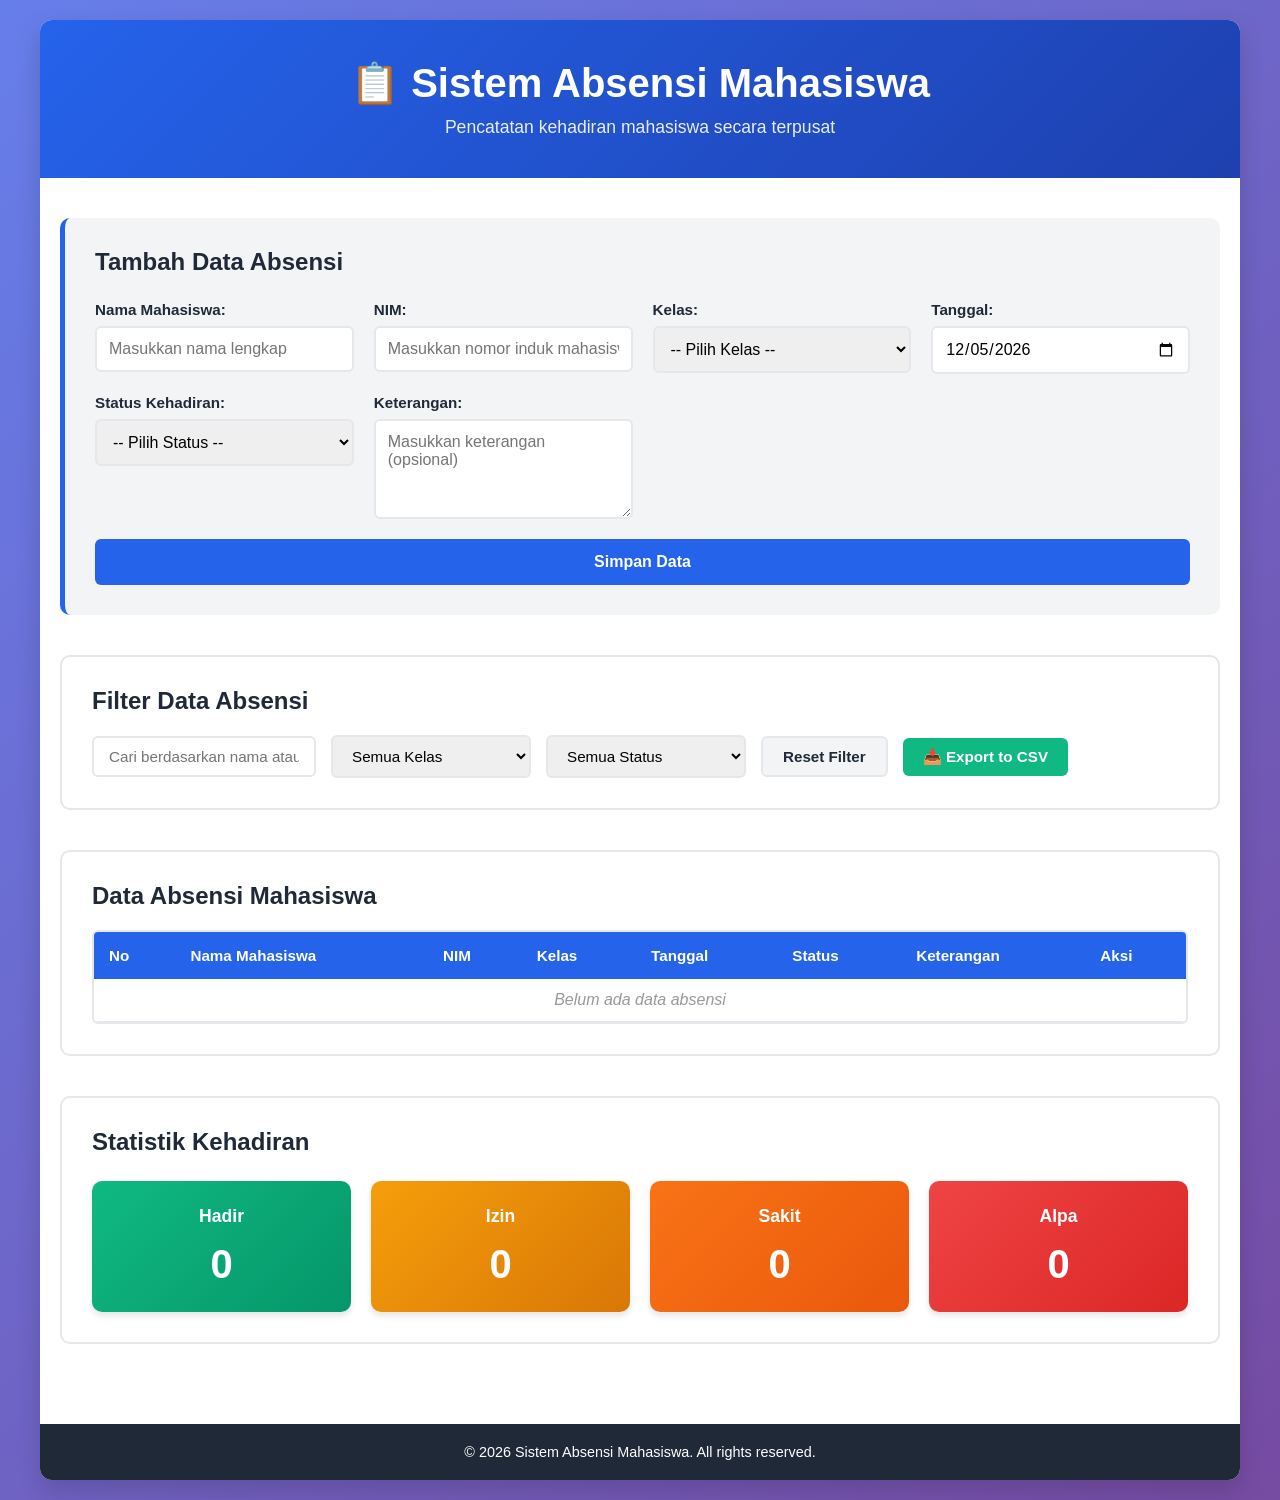
<file: absensi-app/index.html>
<!DOCTYPE html>
<html lang="id">
<head>
    <meta charset="UTF-8">
    <meta name="viewport" content="width=device-width, initial-scale=1.0">
    <title>Sistem Absensi Mahasiswa</title>
    <link rel="stylesheet" href="style.css">
</head>
<body>
    <div class="container">
        <header class="header">
            <h1>📋 Sistem Absensi Mahasiswa</h1>
            <p>Pencatatan kehadiran mahasiswa secara terpusat</p>
        </header>

        <main class="main-content">
            <!-- Form Input Absensi -->
            <section class="form-section">
                <h2>Tambah Data Absensi</h2>
                <form id="absensiForm" class="form-container">
                    <div class="form-group">
                        <label for="nama">Nama Mahasiswa:</label>
                        <input type="text" id="nama" required placeholder="Masukkan nama lengkap">
                    </div>

                    <div class="form-group">
                        <label for="nim">NIM:</label>
                        <input type="text" id="nim" required placeholder="Masukkan nomor induk mahasiswa">
                    </div>

                    <div class="form-group">
                        <label for="kelas">Kelas:</label>
                        <select id="kelas" required>
                            <option value="">-- Pilih Kelas --</option>
                            <option value="A">Kelas A</option>
                            <option value="B">Kelas B</option>
                            <option value="C">Kelas C</option>
                            <option value="D">Kelas D</option>
                        </select>
                    </div>

                    <div class="form-group">
                        <label for="tanggal">Tanggal:</label>
                        <input type="date" id="tanggal" required>
                    </div>

                    <div class="form-group">
                        <label for="status">Status Kehadiran:</label>
                        <select id="status" required>
                            <option value="">-- Pilih Status --</option>
                            <option value="Hadir">✓ Hadir</option>
                            <option value="Izin">⚠ Izin</option>
                            <option value="Sakit">🏥 Sakit</option>
                            <option value="Alpa">✗ Alpa</option>
                        </select>
                    </div>

                    <div class="form-group">
                        <label for="keterangan">Keterangan:</label>
                        <textarea id="keterangan" placeholder="Masukkan keterangan (opsional)"></textarea>
                    </div>

                    <button type="submit" class="btn-submit">Simpan Data</button>
                </form>
            </section>

            <!-- Filter dan Pencarian -->
            <section class="filter-section">
                <h2>Filter Data Absensi</h2>
                <div class="filter-container">
                    <input type="text" id="searchInput" placeholder="Cari berdasarkan nama atau NIM..." class="search-box">
                    <select id="filterKelas" class="filter-select">
                        <option value="">Semua Kelas</option>
                        <option value="A">Kelas A</option>
                        <option value="B">Kelas B</option>
                        <option value="C">Kelas C</option>
                        <option value="D">Kelas D</option>
                    </select>
                    <select id="filterStatus" class="filter-select">
                        <option value="">Semua Status</option>
                        <option value="Hadir">Hadir</option>
                        <option value="Izin">Izin</option>
                        <option value="Sakit">Sakit</option>
                        <option value="Alpa">Alpa</option>
                    </select>
                    <button id="btnReset" class="btn-reset">Reset Filter</button>
                    <button id="btnExport" class="btn-export">📥 Export to CSV</button>
                </div>
            </section>

            <!-- Tabel Data Absensi -->
            <section class="table-section">
                <h2>Data Absensi Mahasiswa</h2>
                <div class="table-wrapper">
                    <table id="absensiTable" class="absensi-table">
                        <thead>
                            <tr>
                                <th>No</th>
                                <th>Nama Mahasiswa</th>
                                <th>NIM</th>
                                <th>Kelas</th>
                                <th>Tanggal</th>
                                <th>Status</th>
                                <th>Keterangan</th>
                                <th>Aksi</th>
                            </tr>
                        </thead>
                        <tbody id="tableBody">
                            <tr class="empty-row">
                                <td colspan="8" class="text-center">Belum ada data absensi</td>
                            </tr>
                        </tbody>
                    </table>
                </div>
            </section>

            <!-- Statistik -->
            <section class="stats-section">
                <h2>Statistik Kehadiran</h2>
                <div class="stats-grid">
                    <div class="stat-card hadir">
                        <h3>Hadir</h3>
                        <p class="stat-number" id="statHadir">0</p>
                    </div>
                    <div class="stat-card izin">
                        <h3>Izin</h3>
                        <p class="stat-number" id="statIzin">0</p>
                    </div>
                    <div class="stat-card sakit">
                        <h3>Sakit</h3>
                        <p class="stat-number" id="statSakit">0</p>
                    </div>
                    <div class="stat-card alpa">
                        <h3>Alpa</h3>
                        <p class="stat-number" id="statAlpa">0</p>
                    </div>
                </div>
            </section>
        </main>

        <footer class="footer">
            <p>&copy; 2026 Sistem Absensi Mahasiswa. All rights reserved.</p>
        </footer>
    </div>

    <script src="script.js"></script>
</body>
</html>
</file>
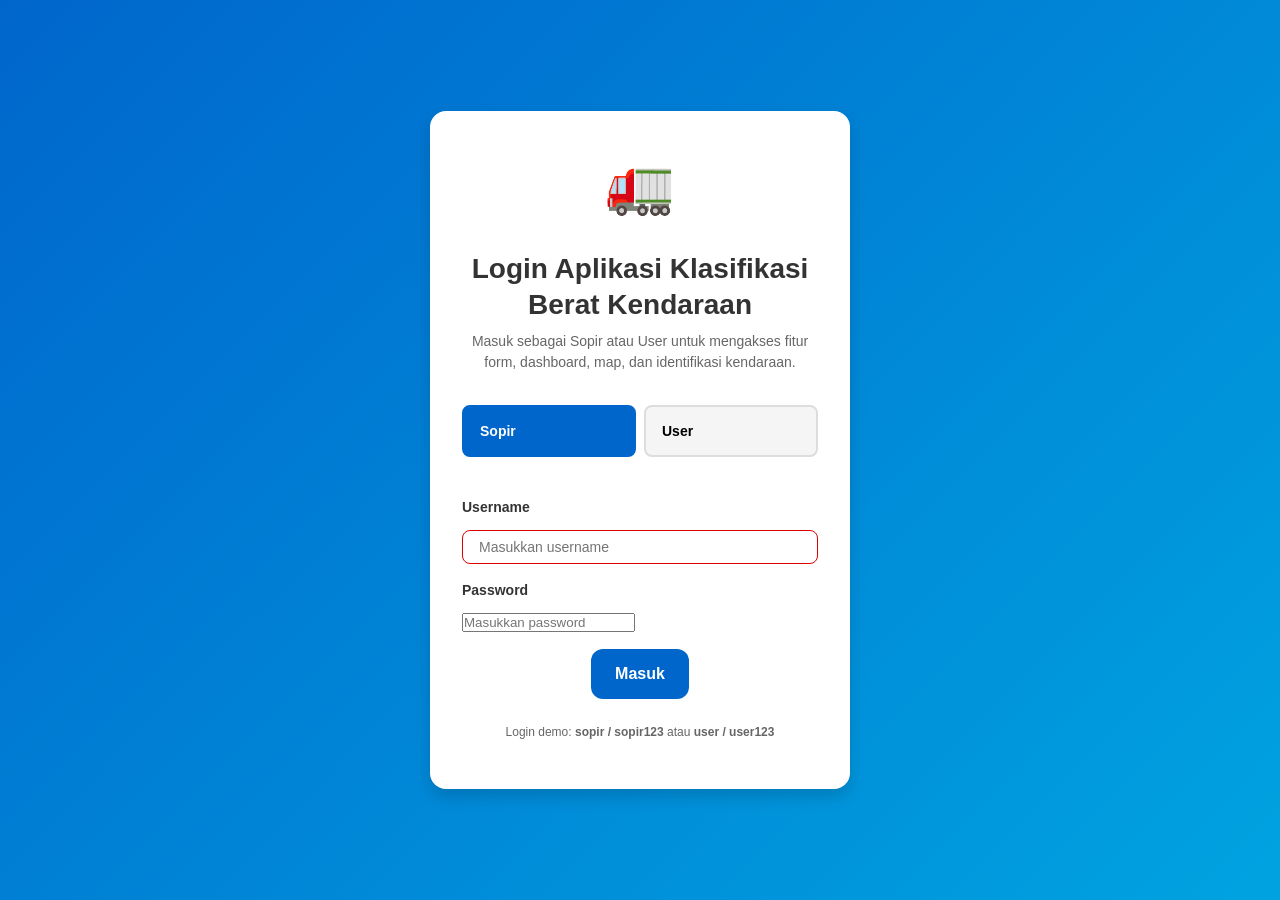
<file: manajemenkendaraan/index.html>
<!DOCTYPE html>
<html lang="id">
<head>
    <meta charset="UTF-8">
    <meta name="viewport" content="width=device-width, initial-scale=1.0">
    <title>Login - Aplikasi Klasifikasi Berat Kendaraan</title>
    <link rel="stylesheet" href="css/style.css">
</head>
<body data-page="login">
    <div class="container login-page">
        <div class="login-card">
            <div class="logo">🚛</div>
            <h1>Login Aplikasi Klasifikasi Berat Kendaraan</h1>
            <p class="subtitle">Masuk sebagai Sopir atau User untuk mengakses fitur form, dashboard, map, dan identifikasi kendaraan.</p>

            <div class="role-switcher">
                <button type="button" class="role-btn active" data-role="sopir">Sopir</button>
                <button type="button" class="role-btn" data-role="user">User</button>
            </div>

            <form id="loginForm" class="auth-form">
                <input type="hidden" id="userRole" name="role" value="sopir">

                <div class="form-group">
                    <label for="username">Username</label>
                    <input id="username" name="username" type="text" placeholder="Masukkan username" required>
                </div>

                <div class="form-group">
                    <label for="password">Password</label>
                    <input id="password" name="password" type="password" placeholder="Masukkan password" required>
                </div>

                <button type="submit" class="btn-primary btn-large">Masuk</button>
            </form>

            <div class="auth-help">
                <p>Login demo: <strong>sopir / sopir123</strong> atau <strong>user / user123</strong></p>
            </div>

            <div id="authMessage" class="auth-message"></div>
        </div>
    </div>

    <script src="js/app.js"></script>
    <script src="js/auth.js"></script>
</body>
</html>
</file>
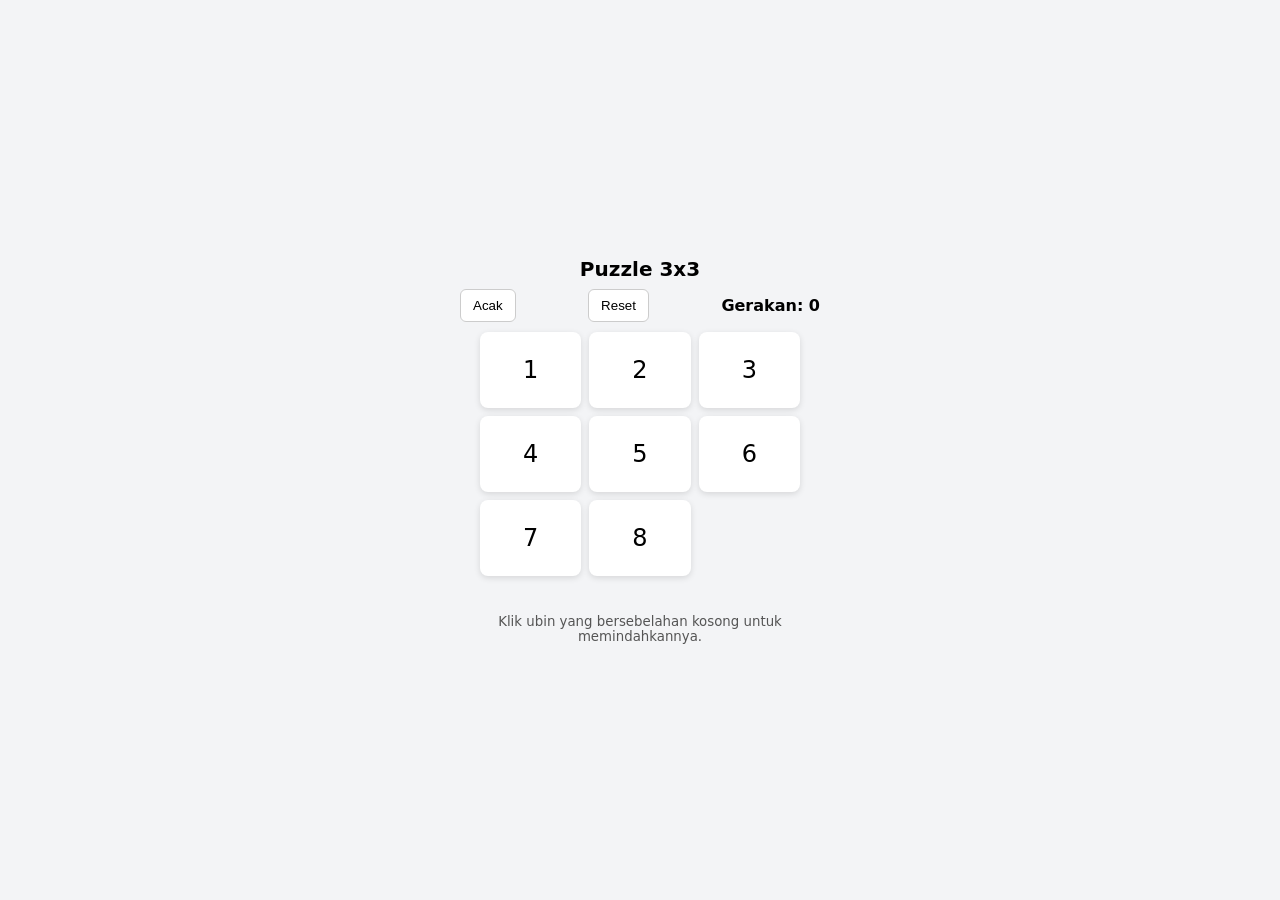
<file: puzzle-game/index.html>
<!doctype html>
<html lang="id">
<head>
  <meta charset="utf-8" />
  <meta name="viewport" content="width=device-width,initial-scale=1" />
  <title>Puzzle 3x3</title>
  <link rel="stylesheet" href="style.css" />
</head>
<body>
  <div class="app">
    <h1>Puzzle 3x3</h1>
    <div class="controls">
      <button id="shuffleBtn">Acak</button>
      <button id="solveBtn">Reset</button>
      <div id="moves">Gerakan: 0</div>
    </div>
    <div id="puzzle" class="puzzle" aria-label="puzzle grid"></div>
    <div id="message" class="message"></div>
    <small class="hint">Klik ubin yang bersebelahan kosong untuk memindahkannya.</small>
  </div>
  <script src="script.js"></script>
</body>
</html>
</file>
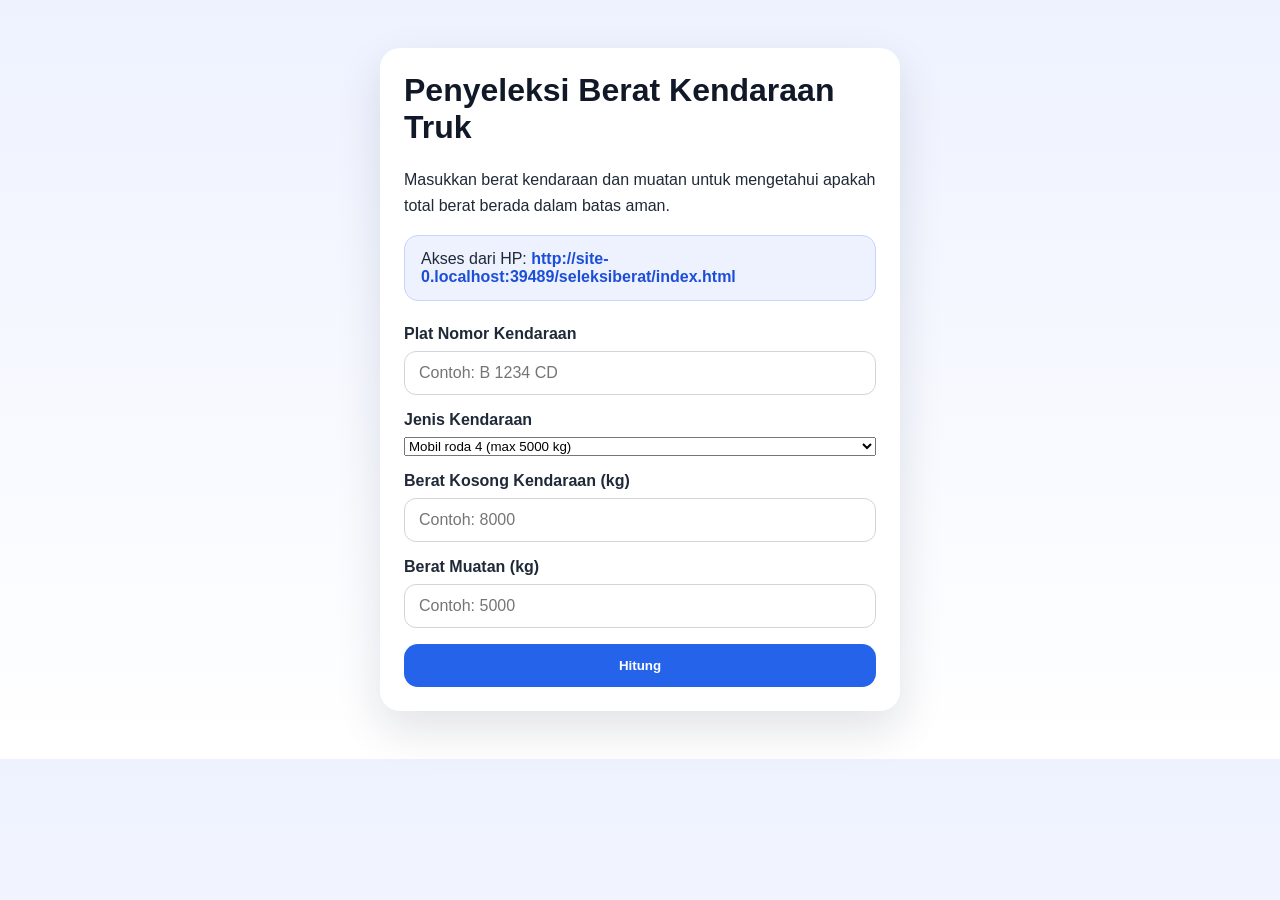
<file: seleksiberat/index.html>
<!DOCTYPE html>
<html lang="id">
<head>
  <meta charset="UTF-8">
  <meta name="viewport" content="width=device-width, initial-scale=1.0">
  <title>Penyeleksi Berat Kendaraan Truk</title>
  <link rel="stylesheet" href="style.css">
</head>
<body>
  <main class="container">
    <h1>Penyeleksi Berat Kendaraan Truk</h1>
    <p>Masukkan berat kendaraan dan muatan untuk mengetahui apakah total berat berada dalam batas aman.</p>

    <div class="mobile-access">
      Akses dari HP: <a id="mobileLink" href="#">jalankan server lokal dan buka di HP</a>
    </div>

    <form id="truck-form">
      <label>
        Plat Nomor Kendaraan
        <input id="licensePlate" type="text" placeholder="Contoh: B 1234 CD" required>
      </label>

      <label>
        Jenis Kendaraan
        <select id="vehicleType" required>
          <option value="car">Mobil roda 4 (max 5000 kg)</option>
          <option value="truck6">Truk roda 6 (max 10000 kg)</option>
          <option value="truckMore">Truk lebih dari 6 roda (max 14000 kg)</option>
        </select>
      </label>

      <label>
        Berat Kosong Kendaraan (kg)
        <input id="emptyWeight" type="number" min="0" step="100" placeholder="Contoh: 8000" required>
      </label>

      <label>
        Berat Muatan (kg)
        <input id="cargoWeight" type="number" min="0" step="100" placeholder="Contoh: 5000" required>
      </label>

      <button type="submit">Hitung</button>
    </form>

    <section class="result" id="result" hidden>
      <h2>Hasil Penilaian</h2>
      <p id="message"></p>
      <ul>
        <li>Plat nomor: <span id="displayPlate"></span></li>
        <li>Jenis kendaraan: <span id="displayType"></span></li>
        <li>Berat kosong: <span id="displayEmpty"></span> kg</li>
        <li>Berat muatan: <span id="displayCargo"></span> kg</li>
        <li>Total berat: <span id="displayTotal"></span> kg</li>
        <li>Batas aman: <span id="displayLimit"></span> kg</li>
      </ul>
    </section>
  </main>

  <script src="script.js"></script>
</body>
</html>
</file>
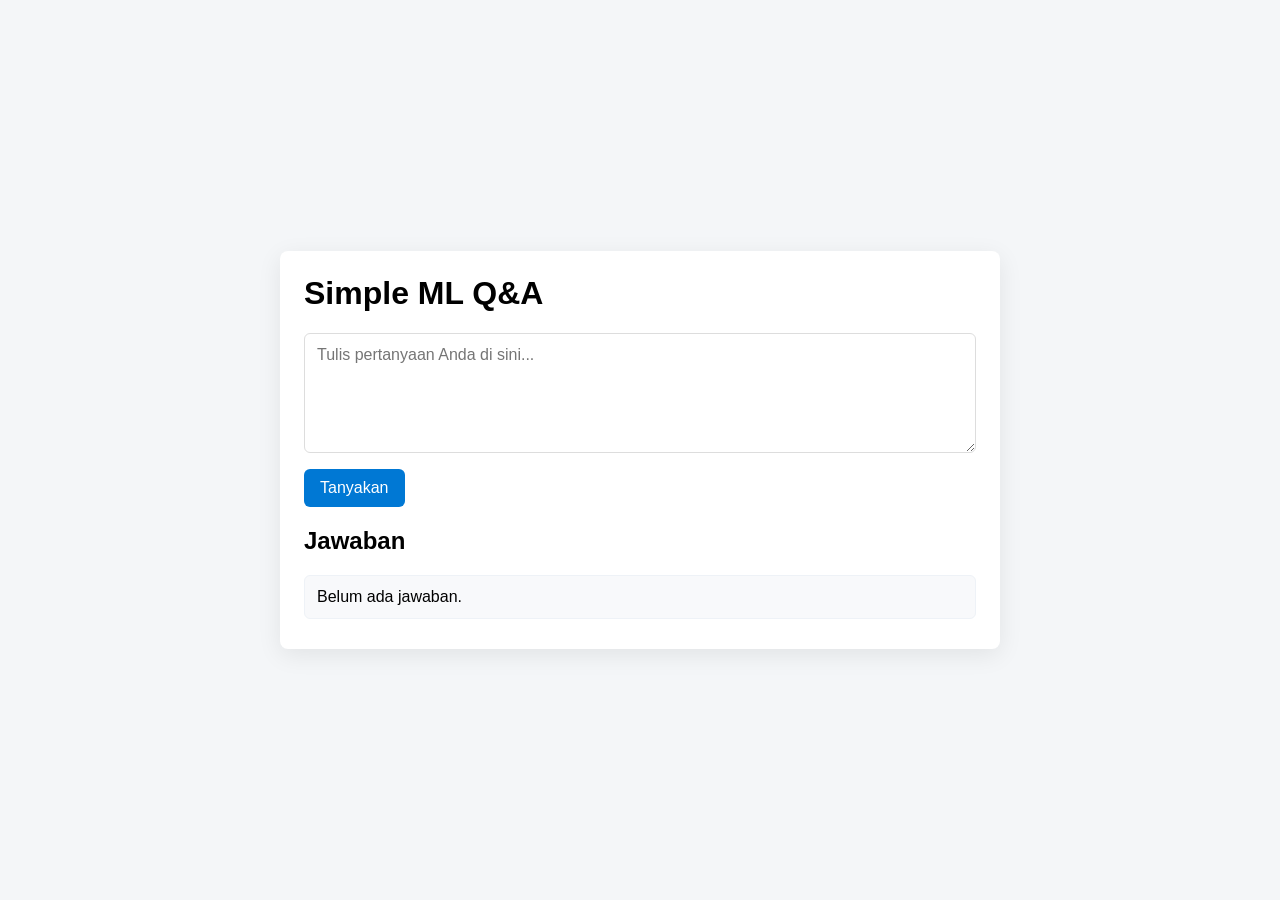
<file: simple-ml-qa/web/index.html>
<!doctype html>
<html lang="id">
<head>
  <meta charset="utf-8">
  <meta name="viewport" content="width=device-width,initial-scale=1">
  <title>Simple ML Q&A</title>
  <link rel="stylesheet" href="style.css">
</head>
<body>
  <main>
    <h1>Simple ML Q&A</h1>
    <textarea id="question" placeholder="Tulis pertanyaan Anda di sini..."></textarea>
    <button id="askBtn">Tanyakan</button>
    <div id="result">
      <h2>Jawaban</h2>
      <div id="answer">Belum ada jawaban.</div>
      <div id="score"></div>
    </div>
  </main>
  <script src="script.js"></script>
</body>
</html>
</file>
<file: absensi-app/style.css>
* {
    margin: 0;
    padding: 0;
    box-sizing: border-box;
}

:root {
    --primary-color: #2563eb;
    --secondary-color: #10b981;
    --danger-color: #ef4444;
    --warning-color: #f59e0b;
    --dark-color: #1f2937;
    --light-color: #f3f4f6;
    --border-color: #e5e7eb;
    --shadow: 0 4px 6px rgba(0, 0, 0, 0.1);
    --shadow-lg: 0 10px 25px rgba(0, 0, 0, 0.15);
}

body {
    font-family: 'Segoe UI', Tahoma, Geneva, Verdana, sans-serif;
    background: linear-gradient(135deg, #667eea 0%, #764ba2 100%);
    color: var(--dark-color);
    min-height: 100vh;
    padding: 20px;
}

.container {
    max-width: 1200px;
    margin: 0 auto;
    background: white;
    border-radius: 12px;
    box-shadow: var(--shadow-lg);
    overflow: hidden;
}

/* Header */
.header {
    background: linear-gradient(135deg, var(--primary-color), #1e40af);
    color: white;
    padding: 40px 20px;
    text-align: center;
}

.header h1 {
    font-size: 2.5rem;
    margin-bottom: 10px;
    font-weight: 700;
}

.header p {
    font-size: 1.1rem;
    opacity: 0.9;
}

/* Main Content */
.main-content {
    padding: 40px 20px;
}

/* Form Section */
.form-section {
    margin-bottom: 40px;
    padding: 30px;
    background: var(--light-color);
    border-radius: 10px;
    border-left: 5px solid var(--primary-color);
}

.form-section h2 {
    margin-bottom: 25px;
    color: var(--dark-color);
    font-size: 1.5rem;
}

.form-container {
    display: grid;
    grid-template-columns: repeat(auto-fit, minmax(250px, 1fr));
    gap: 20px;
}

.form-group {
    display: flex;
    flex-direction: column;
}

.form-group label {
    margin-bottom: 8px;
    font-weight: 600;
    color: var(--dark-color);
    font-size: 0.95rem;
}

.form-group input,
.form-group select,
.form-group textarea {
    padding: 12px;
    border: 2px solid var(--border-color);
    border-radius: 6px;
    font-size: 1rem;
    transition: border-color 0.3s ease;
    font-family: inherit;
}

.form-group input:focus,
.form-group select:focus,
.form-group textarea:focus {
    outline: none;
    border-color: var(--primary-color);
    box-shadow: 0 0 0 3px rgba(37, 99, 235, 0.1);
}

.form-group textarea {
    resize: vertical;
    min-height: 100px;
    grid-column: 1 / -1;
}

.btn-submit {
    grid-column: 1 / -1;
    padding: 14px 30px;
    background: var(--primary-color);
    color: white;
    border: none;
    border-radius: 6px;
    font-size: 1rem;
    font-weight: 600;
    cursor: pointer;
    transition: background 0.3s ease;
}

.btn-submit:hover {
    background: #1d4ed8;
}

.btn-submit:active {
    transform: scale(0.98);
}

/* Filter Section */
.filter-section {
    margin-bottom: 40px;
    padding: 30px;
    background: white;
    border-radius: 10px;
    border: 2px solid var(--border-color);
}

.filter-section h2 {
    margin-bottom: 20px;
    color: var(--dark-color);
    font-size: 1.5rem;
}

.filter-container {
    display: flex;
    gap: 15px;
    flex-wrap: wrap;
    align-items: center;
}

.search-box,
.filter-select {
    padding: 10px 15px;
    border: 2px solid var(--border-color);
    border-radius: 6px;
    font-size: 0.95rem;
    transition: border-color 0.3s ease;
    font-family: inherit;
    min-width: 200px;
}

.search-box:focus,
.filter-select:focus {
    outline: none;
    border-color: var(--primary-color);
}

.btn-reset,
.btn-export {
    padding: 10px 20px;
    border: none;
    border-radius: 6px;
    font-size: 0.95rem;
    font-weight: 600;
    cursor: pointer;
    transition: all 0.3s ease;
    white-space: nowrap;
}

.btn-reset {
    background: var(--light-color);
    color: var(--dark-color);
    border: 2px solid var(--border-color);
}

.btn-reset:hover {
    background: var(--border-color);
}

.btn-export {
    background: var(--secondary-color);
    color: white;
}

.btn-export:hover {
    background: #059669;
}

/* Table Section */
.table-section {
    margin-bottom: 40px;
    padding: 30px;
    background: white;
    border-radius: 10px;
    border: 2px solid var(--border-color);
}

.table-section h2 {
    margin-bottom: 20px;
    color: var(--dark-color);
    font-size: 1.5rem;
}

.table-wrapper {
    overflow-x: auto;
    border-radius: 6px;
    border: 2px solid var(--border-color);
}

.absensi-table {
    width: 100%;
    border-collapse: collapse;
}

.absensi-table thead {
    background: var(--primary-color);
    color: white;
}

.absensi-table th {
    padding: 15px;
    text-align: left;
    font-weight: 600;
    font-size: 0.95rem;
}

.absensi-table td {
    padding: 12px 15px;
    border-bottom: 1px solid var(--border-color);
}

.absensi-table tbody tr:hover {
    background: var(--light-color);
}

.empty-row {
    text-align: center;
    color: #999;
    font-style: italic;
}

.text-center {
    text-align: center;
}

/* Status Badge */
.status-badge {
    padding: 6px 12px;
    border-radius: 20px;
    font-size: 0.85rem;
    font-weight: 600;
    display: inline-block;
    text-align: center;
    min-width: 70px;
}

.status-hadir {
    background: #dcfce7;
    color: #166534;
}

.status-izin {
    background: #fef3c7;
    color: #92400e;
}

.status-sakit {
    background: #fed7aa;
    color: #92400e;
}

.status-alpa {
    background: #fee2e2;
    color: #991b1b;
}

/* Action Buttons */
.btn-edit,
.btn-delete {
    padding: 6px 12px;
    border: none;
    border-radius: 4px;
    font-size: 0.85rem;
    font-weight: 600;
    cursor: pointer;
    transition: all 0.3s ease;
    margin-right: 5px;
}

.btn-edit {
    background: var(--primary-color);
    color: white;
}

.btn-edit:hover {
    background: #1d4ed8;
}

.btn-delete {
    background: var(--danger-color);
    color: white;
}

.btn-delete:hover {
    background: #dc2626;
}

/* Stats Section */
.stats-section {
    padding: 30px;
    background: white;
    border-radius: 10px;
    border: 2px solid var(--border-color);
    margin-bottom: 40px;
}

.stats-section h2 {
    margin-bottom: 25px;
    color: var(--dark-color);
    font-size: 1.5rem;
}

.stats-grid {
    display: grid;
    grid-template-columns: repeat(auto-fit, minmax(200px, 1fr));
    gap: 20px;
}

.stat-card {
    padding: 25px;
    border-radius: 10px;
    color: white;
    text-align: center;
    box-shadow: var(--shadow);
    transition: transform 0.3s ease;
}

.stat-card:hover {
    transform: translateY(-5px);
}

.stat-card h3 {
    font-size: 1.1rem;
    margin-bottom: 15px;
    font-weight: 600;
}

.stat-number {
    font-size: 2.5rem;
    font-weight: 700;
}

.stat-card.hadir {
    background: linear-gradient(135deg, #10b981, #059669);
}

.stat-card.izin {
    background: linear-gradient(135deg, #f59e0b, #d97706);
}

.stat-card.sakit {
    background: linear-gradient(135deg, #f97316, #ea580c);
}

.stat-card.alpa {
    background: linear-gradient(135deg, #ef4444, #dc2626);
}

/* Footer */
.footer {
    background: var(--dark-color);
    color: white;
    padding: 20px;
    text-align: center;
    font-size: 0.9rem;
}

/* Responsive Design */
@media (max-width: 768px) {
    .header h1 {
        font-size: 1.8rem;
    }

    .main-content {
        padding: 20px 15px;
    }

    .form-section,
    .filter-section,
    .table-section,
    .stats-section {
        padding: 20px;
        margin-bottom: 20px;
    }

    .form-container {
        grid-template-columns: 1fr;
    }

    .filter-container {
        flex-direction: column;
        align-items: stretch;
    }

    .search-box,
    .filter-select,
    .btn-reset,
    .btn-export {
        min-width: 100%;
    }

    .absensi-table {
        font-size: 0.9rem;
    }

    .absensi-table th,
    .absensi-table td {
        padding: 8px;
    }

    .stats-grid {
        grid-template-columns: repeat(2, 1fr);
    }

    .stat-number {
        font-size: 2rem;
    }
}

@media (max-width: 480px) {
    body {
        padding: 10px;
    }

    .header {
        padding: 20px 10px;
    }

    .header h1 {
        font-size: 1.5rem;
    }

    .header p {
        font-size: 0.9rem;
    }

    .stats-grid {
        grid-template-columns: 1fr;
    }

    .filter-container {
        gap: 10px;
    }

    .btn-edit,
    .btn-delete {
        padding: 5px 8px;
        font-size: 0.75rem;
        margin-bottom: 3px;
    }
}
</file>
<file: manajemenkendaraan/css/style.css>
/* ============================================
   TRAFFIC MANAGEMENT SYSTEM - CSS STYLESHEET
   Mobile-First Responsive Design
   ============================================ */

/* ===== ROOT & VARIABLES ===== */
:root {
    /* Color Palette */
    --color-primary: #0066CC;
    --color-primary-dark: #0052A3;
    --color-primary-light: #E6F2FF;
    
    --color-success: #00AA44;
    --color-warning: #FF9900;
    --color-error: #DD0000;
    --color-info: #0099FF;
    
    --color-text: #333333;
    --color-text-secondary: #666666;
    --color-text-light: #999999;
    --color-bg: #FFFFFF;
    --color-bg-light: #F5F5F5;
    --color-border: #DDDDDD;
    
    /* Typography */
    --font-family: -apple-system, BlinkMacSystemFont, 'Segoe UI', 'Roboto', 'Oxygen', 'Ubuntu', 'Cantarell', sans-serif;
    --font-size-base: 14px;
    --font-size-sm: 12px;
    --font-size-lg: 16px;
    --font-size-xl: 20px;
    --font-size-xxl: 28px;
    
    /* Spacing */
    --spacing-xs: 4px;
    --spacing-sm: 8px;
    --spacing-md: 16px;
    --spacing-lg: 24px;
    --spacing-xl: 32px;
    --spacing-xxl: 48px;
    
    /* Border Radius */
    --radius-sm: 4px;
    --radius-md: 8px;
    --radius-lg: 12px;
    --radius-xl: 16px;
    
    /* Shadows */
    --shadow-sm: 0 1px 2px rgba(0,0,0,0.05);
    --shadow-md: 0 4px 8px rgba(0,0,0,0.1);
    --shadow-lg: 0 8px 16px rgba(0,0,0,0.15);
    
    /* Transitions */
    --transition-fast: 150ms ease-out;
    --transition-normal: 300ms ease-out;
}

/* ===== RESET & BASE STYLES ===== */
* {
    margin: 0;
    padding: 0;
    box-sizing: border-box;
}

html {
    font-size: 16px;
    scroll-behavior: smooth;
}

body {
    font-family: var(--font-family);
    font-size: var(--font-size-base);
    color: var(--color-text);
    background-color: var(--color-bg-light);
    line-height: 1.5;
    -webkit-font-smoothing: antialiased;
    -moz-osx-font-smoothing: grayscale;
}

/* ===== CONTAINER & LAYOUT ===== */
.container {
    width: 100%;
    max-width: 1440px;
    margin: 0 auto;
    padding: 0;
}

/* ===== TYPOGRAPHY ===== */
h1, h2, h3, h4, h5, h6 {
    font-weight: 600;
    line-height: 1.3;
    margin-bottom: var(--spacing-md);
    color: var(--color-text);
}

h1 { font-size: var(--font-size-xxl); }
h2 { font-size: var(--font-size-xl); }
h3 { font-size: var(--font-size-lg); }
h4 { font-size: var(--font-size-base); }

p {
    margin-bottom: var(--spacing-md);
}

a {
    color: var(--color-primary);
    text-decoration: none;
    transition: color var(--transition-fast);
}

a:hover {
    color: var(--color-primary-dark);
}

small {
    font-size: var(--font-size-sm);
    color: var(--color-text-light);
}

.required {
    color: var(--color-error);
    font-weight: 700;
}

/* ===== BUTTONS ===== */
button, .btn-primary, .btn-secondary, .btn-danger {
    padding: var(--spacing-sm) var(--spacing-md);
    border: none;
    border-radius: var(--radius-md);
    font-size: var(--font-size-base);
    font-weight: 600;
    cursor: pointer;
    transition: all var(--transition-normal);
    display: inline-flex;
    align-items: center;
    justify-content: center;
    gap: var(--spacing-sm);
    min-height: 40px;
}

.btn-primary {
    background-color: var(--color-primary);
    color: white;
}

.btn-primary:hover {
    background-color: var(--color-primary-dark);
    box-shadow: var(--shadow-md);
    transform: translateY(-2px);
}

.btn-primary:active {
    transform: translateY(0);
}

.btn-secondary {
    background-color: var(--color-bg-light);
    color: var(--color-primary);
    border: 2px solid var(--color-primary);
}

.btn-secondary:hover {
    background-color: var(--color-primary-light);
}

.btn-danger {
    background-color: var(--color-error);
    color: white;
}

.btn-danger:hover {
    background-color: #B80000;
}

.btn-large {
    padding: var(--spacing-md) var(--spacing-lg) !important;
    min-height: 48px !important;
    font-size: var(--font-size-lg) !important;
    border-radius: var(--radius-lg) !important;
}

button:disabled {
    opacity: 0.5;
    cursor: not-allowed;
}

button:disabled:hover {
    transform: none;
    box-shadow: none;
}

/* ===== FORM ELEMENTS ===== */
.form-group {
    margin-bottom: var(--spacing-lg);
}

.form-row {
    display: grid;
    grid-template-columns: 1fr 1fr;
    gap: var(--spacing-md);
}

@media (max-width: 640px) {
    .form-row {
        grid-template-columns: 1fr;
    }
}

label {
    display: block;
    margin-bottom: var(--spacing-sm);
    font-weight: 600;
    font-size: var(--font-size-base);
    color: var(--color-text);
}

input[type="text"],
input[type="email"],
input[type="tel"],
input[type="time"],
input[type="date"],
input[type="number"],
textarea,
select {
    width: 100%;
    padding: var(--spacing-sm) var(--spacing-md);
    border: 1px solid var(--color-border);
    border-radius: var(--radius-md);
    font-family: var(--font-family);
    font-size: var(--font-size-base);
    transition: border-color var(--transition-fast), box-shadow var(--transition-fast);
}

input[type="text"]:focus,
input[type="email"]:focus,
input[type="tel"]:focus,
input[type="time"]:focus,
input[type="date"]:focus,
input[type="number"]:focus,
textarea:focus,
select:focus {
    outline: none;
    border-color: var(--color-primary);
    box-shadow: 0 0 0 3px var(--color-primary-light);
}

input[type="text"]:invalid,
input[type="email"]:invalid,
input[type="tel"]:invalid,
input[type="number"]:invalid {
    border-color: var(--color-error);
}

input[type="text"]:valid,
input[type="email"]:valid,
input[type="tel"]:valid,
input[type="number"]:valid {
    border-color: var(--color-success);
}

textarea {
    resize: vertical;
    min-height: 100px;
}

select {
    background-image: url("data:image/svg+xml,%3Csvg xmlns='http://www.w3.org/2000/svg' width='12' height='8'%3E%3Cpath fill='%230066CC' d='M0 0l6 8 6-8z'/%3E%3C/svg%3E");
    background-repeat: no-repeat;
    background-position: right var(--spacing-md) center;
    padding-right: var(--spacing-xl);
    appearance: none;
}

.error-message {
    display: block;
    color: var(--color-error);
    font-size: var(--font-size-sm);
    margin-top: var(--spacing-xs);
}

/* ===== WELCOME SCREEN ===== */
.welcome-screen {
    min-height: 100vh;
    background: linear-gradient(135deg, #0066CC 0%, #00A3E0 100%);
    display: flex;
    align-items: center;
    justify-content: center;
    padding: var(--spacing-md);
}

.welcome-content {
    background: white;
    border-radius: var(--radius-xl);
    padding: var(--spacing-xl);
    text-align: center;
    max-width: 500px;
    box-shadow: var(--shadow-lg);
}

.logo {
    font-size: 64px;
    margin-bottom: var(--spacing-lg);
    animation: float 3s ease-in-out infinite;
}

@keyframes float {
    0%, 100% { transform: translateY(0); }
    50% { transform: translateY(-10px); }
}

.welcome-content h1 {
    margin-bottom: var(--spacing-sm);
}

.subtitle {
    color: var(--color-text-secondary);
    margin-bottom: var(--spacing-xl);
}

.role-selector {
    margin: var(--spacing-xl) 0;
}

.role-title {
    font-size: var(--font-size-base);
    color: var(--color-text-secondary);
    margin-bottom: var(--spacing-lg);
    font-weight: 600;
}

.role-btn {
    display: block;
    padding: var(--spacing-lg);
    margin-bottom: var(--spacing-md);
    border: 2px solid var(--color-border);
    border-radius: var(--radius-lg);
    transition: all var(--transition-normal);
    text-align: left;
}

.role-btn:hover {
    border-color: var(--color-primary);
    background-color: var(--color-primary-light);
    transform: translateY(-4px);
    box-shadow: var(--shadow-md);
}

.role-icon {
    font-size: 32px;
    margin-bottom: var(--spacing-sm);
}

.role-name {
    font-weight: 700;
    font-size: var(--font-size-lg);
    color: var(--color-text);
    margin-bottom: var(--spacing-xs);
}

.role-desc {
    font-size: var(--font-size-sm);
    color: var(--color-text-secondary);
}

.welcome-footer {
    margin-top: var(--spacing-xl);
    padding-top: var(--spacing-lg);
    border-top: 1px solid var(--color-border);
    font-size: var(--font-size-sm);
    color: var(--color-text-light);
}

/* ===== FORM PAGE ===== */
.form-page {
    background-color: var(--color-bg-light);
    padding-bottom: var(--spacing-xl);
}

.form-header {
    background-color: white;
    padding: var(--spacing-md);
    display: flex;
    align-items: center;
    justify-content: space-between;
    box-shadow: var(--shadow-md);
    gap: var(--spacing-md);
    position: sticky;
    top: 0;
    z-index: 100;
}

.form-header h1 {
    margin: 0;
    flex: 1;
    font-size: var(--font-size-lg);
}

.back-btn {
    font-size: 24px;
    width: 40px;
    height: 40px;
    display: flex;
    align-items: center;
    justify-content: center;
    border-radius: var(--radius-md);
    transition: background-color var(--transition-fast);
    cursor: pointer;
    color: var(--color-text);
}

.back-btn:hover {
    background-color: var(--color-bg-light);
}

.connection-status {
    display: flex;
    align-items: center;
    gap: var(--spacing-xs);
    padding: var(--spacing-xs) var(--spacing-md);
    background-color: var(--color-bg-light);
    border-radius: var(--radius-md);
    font-size: var(--font-size-sm);
    font-weight: 600;
}

.connection-status.online {
    color: var(--color-success);
}

.connection-status.offline {
    color: var(--color-warning);
}

.status-indicator {
    width: 8px;
    height: 8px;
    border-radius: 50%;
    display: inline-block;
    animation: pulse 2s infinite;
}

.connection-status.online .status-indicator {
    background-color: var(--color-success);
}

.connection-status.offline .status-indicator {
    background-color: var(--color-warning);
}

@keyframes pulse {
    0%, 100% { opacity: 1; }
    50% { opacity: 0.5; }
}

/* ===== LOCATION CARD ===== */
.location-card {
    background-color: white;
    margin: var(--spacing-md);
    padding: var(--spacing-md);
    border-radius: var(--radius-lg);
    display: flex;
    gap: var(--spacing-md);
    align-items: center;
    box-shadow: var(--shadow-sm);
}

.location-icon {
    font-size: 32px;
    flex-shrink: 0;
}

.location-info {
    flex: 1;
}

.location-info h3 {
    margin: 0 0 var(--spacing-xs) 0;
    font-size: var(--font-size-lg);
}

.location-info p {
    margin: 0;
    font-size: var(--font-size-base);
    font-weight: 600;
}

#coordinatesDisplay {
    margin-top: var(--spacing-xs);
    display: block;
}

.location-refresh {
    font-size: 20px;
    width: 40px;
    height: 40px;
    padding: 0 !important;
    border-radius: var(--radius-md);
    background-color: var(--color-primary-light);
    color: var(--color-primary);
    flex-shrink: 0;
}

.location-refresh:hover {
    background-color: var(--color-primary);
    color: white;
}

.location-refresh.loading {
    animation: spin 1s linear infinite;
}

@keyframes spin {
    from { transform: rotate(0deg); }
    to { transform: rotate(360deg); }
}

/* ===== SURVEY FORM ===== */
.survey-form {
    background-color: white;
    margin: var(--spacing-md);
    padding: var(--spacing-lg);
    border-radius: var(--radius-lg);
    box-shadow: var(--shadow-sm);
}

.form-section {
    margin-bottom: var(--spacing-xl);
}

.form-section:last-of-type {
    margin-bottom: var(--spacing-lg);
}

.section-title {
    font-size: var(--font-size-xl);
    font-weight: 700;
    margin-bottom: var(--spacing-lg);
    padding-bottom: var(--spacing-md);
    border-bottom: 2px solid var(--color-primary);
    color: var(--color-primary);
}

/* ===== PHOTO UPLOAD ===== */
.photo-upload-area {
    background-color: var(--color-bg-light);
    border: 2px dashed var(--color-border);
    border-radius: var(--radius-lg);
    padding: var(--spacing-lg);
    text-align: center;
    transition: all var(--transition-normal);
}

.photo-upload-area:hover {
    border-color: var(--color-primary);
    background-color: var(--color-primary-light);
}

.photo-buttons {
    display: flex;
    gap: var(--spacing-md);
    margin-bottom: var(--spacing-md);
    flex-wrap: wrap;
}

.photo-buttons button {
    flex: 1;
    min-width: 150px;
}

.photo-preview-container {
    display: grid;
    grid-template-columns: repeat(auto-fill, minmax(120px, 1fr));
    gap: var(--spacing-md);
    margin-top: var(--spacing-md);
}

.photo-preview {
    position: relative;
    border-radius: var(--radius-md);
    overflow: hidden;
    aspect-ratio: 1;
    box-shadow: var(--shadow-sm);
}

.photo-preview img {
    width: 100%;
    height: 100%;
    object-fit: cover;
}

.photo-remove-btn {
    position: absolute;
    top: var(--spacing-xs);
    right: var(--spacing-xs);
    width: 28px;
    height: 28px;
    padding: 0 !important;
    background-color: var(--color-error);
    color: white;
    border-radius: 50%;
    font-size: 16px;
}

#notesCounter {
    display: block;
    text-align: right;
    margin-top: var(--spacing-xs);
}

/* ===== FORM ACTIONS ===== */
.form-actions {
    display: grid;
    grid-template-columns: 1fr 1fr;
    gap: var(--spacing-md);
    margin-top: var(--spacing-xl);
}

@media (max-width: 480px) {
    .form-actions {
        grid-template-columns: 1fr;
    }
}

/* ===== MODALS ===== */
.modal {
    display: none;
    position: fixed;
    top: 0;
    left: 0;
    width: 100%;
    height: 100%;
    background-color: rgba(0, 0, 0, 0.5);
    z-index: 1000;
    align-items: center;
    justify-content: center;
    padding: var(--spacing-md);
}

.modal.active {
    display: flex;
}

.modal-content {
    background: white;
    border-radius: var(--radius-xl);
    padding: var(--spacing-xl);
    max-width: 400px;
    width: 100%;
    box-shadow: var(--shadow-lg);
    text-align: center;
}

.success-modal .modal-icon {
    font-size: 48px;
    margin-bottom: var(--spacing-md);
}

.modal-content h2 {
    margin-bottom: var(--spacing-md);
}

.modal-content p {
    margin-bottom: var(--spacing-lg);
    color: var(--color-text-secondary);
}

.modal-content button,
.modal-content a {
    display: block;
    width: 100%;
    text-align: center;
    padding: var(--spacing-md) !important;
    margin-bottom: var(--spacing-sm);
}

.modal-content a {
    display: flex;
    align-items: center;
    justify-content: center;
}

/* ===== DATA COUNTER ===== */
.data-counter {
    position: fixed;
    bottom: var(--spacing-md);
    right: var(--spacing-md);
    background-color: var(--color-primary);
    color: white;
    padding: var(--spacing-md) var(--spacing-lg);
    border-radius: var(--radius-xl);
    font-weight: 600;
    box-shadow: var(--shadow-lg);
    z-index: 50;
}

/* ===== DASHBOARD PAGE ===== */
.dashboard-page {
    background-color: var(--color-bg-light);
    padding-bottom: var(--spacing-xl);
}

.dashboard-header {
    background-color: white;
    padding: var(--spacing-md);
    display: flex;
    justify-content: space-between;
    align-items: center;
    box-shadow: var(--shadow-md);
    gap: var(--spacing-md);
    position: sticky;
    top: 0;
    z-index: 100;
}

.header-left, .header-right {
    display: flex;
    align-items: center;
    gap: var(--spacing-md);
}

.dashboard-header h1 {
    margin: 0;
    font-size: var(--font-size-lg);
}

/* ===== KPI CARDS ===== */
.kpi-section {
    display: grid;
    grid-template-columns: repeat(auto-fit, minmax(200px, 1fr));
    gap: var(--spacing-md);
    padding: var(--spacing-md);
}

.kpi-card {
    background: white;
    border-radius: var(--radius-lg);
    padding: var(--spacing-lg);
    display: flex;
    gap: var(--spacing-md);
    align-items: center;
    box-shadow: var(--shadow-sm);
    transition: transform var(--transition-normal), box-shadow var(--transition-normal);
}

.kpi-card:hover {
    transform: translateY(-4px);
    box-shadow: var(--shadow-md);
}

.kpi-icon {
    font-size: 32px;
    flex-shrink: 0;
}

.kpi-content {
    flex: 1;
}

.kpi-label {
    font-size: var(--font-size-sm);
    color: var(--color-text-secondary);
    font-weight: 600;
    margin-bottom: var(--spacing-xs);
}

.kpi-value {
    font-size: var(--font-size-xxl);
    font-weight: 700;
    color: var(--color-primary);
}

.trend {
    display: block;
    font-size: var(--font-size-sm);
    margin-top: var(--spacing-xs);
}

.trend.trend-up {
    color: var(--color-success);
}

.trend.trend-down {
    color: var(--color-error);
}

/* ===== FILTER SECTION ===== */
.filter-section {
    background-color: white;
    margin: var(--spacing-md);
    padding: var(--spacing-md);
    border-radius: var(--radius-lg);
    display: grid;
    grid-template-columns: repeat(auto-fit, minmax(150px, 1fr));
    gap: var(--spacing-md);
    align-items: end;
    box-shadow: var(--shadow-sm);
}

.filter-group {
    display: flex;
    flex-direction: column;
    gap: var(--spacing-xs);
}

.filter-group label {
    margin-bottom: 0;
    font-size: var(--font-size-sm);
}

.filter-input {
    padding: var(--spacing-sm) var(--spacing-md) !important;
}

#resetFilterBtn {
    align-self: flex-end;
}

/* ===== TABLE SECTION ===== */
.table-section {
    background-color: white;
    margin: var(--spacing-md);
    padding: var(--spacing-lg);
    border-radius: var(--radius-lg);
    box-shadow: var(--shadow-sm);
}

.section-header {
    display: flex;
    justify-content: space-between;
    align-items: center;
    margin-bottom: var(--spacing-lg);
    flex-wrap: wrap;
    gap: var(--spacing-md);
}

.section-header h2 {
    margin: 0;
}

.auto-refresh {
    display: flex;
    align-items: center;
    gap: var(--spacing-sm);
    font-size: var(--font-size-sm);
}

.auto-refresh input[type="checkbox"] {
    width: 18px;
    height: 18px;
    cursor: pointer;
}

.update-time {
    color: var(--color-text-light);
    font-size: var(--font-size-sm);
}

.table-wrapper {
    overflow-x: auto;
    margin-bottom: var(--spacing-lg);
}

.data-table {
    width: 100%;
    border-collapse: collapse;
    font-size: var(--font-size-sm);
}

.data-table thead {
    background-color: var(--color-primary-light);
}

.data-table th {
    padding: var(--spacing-md);
    text-align: left;
    font-weight: 700;
    color: var(--color-primary);
    border-bottom: 2px solid var(--color-primary);
}

.data-table td {
    padding: var(--spacing-md);
    border-bottom: 1px solid var(--color-border);
}

.data-table tbody tr {
    transition: background-color var(--transition-fast);
}

.data-table tbody tr:hover {
    background-color: var(--color-bg-light);
}

.data-table tbody tr.new-data {
    background-color: #FFFACD;
    animation: highlight-fade 2s ease-out;
}

@keyframes highlight-fade {
    0% { background-color: #FFFF99; }
    100% { background-color: transparent; }
}

.empty-state {
    text-align: center;
    color: var(--color-text-light);
    padding: var(--spacing-xl) !important;
}

.data-table td:first-child { width: 40px; }

/* Status Badge */
.status-badge {
    display: inline-block;
    padding: var(--spacing-xs) var(--spacing-md);
    border-radius: var(--radius-md);
    font-size: var(--font-size-sm);
    font-weight: 600;
}

.status-badge.synced {
    background-color: #E6F7E6;
    color: var(--color-success);
}

.status-badge.pending {
    background-color: #FFF3E0;
    color: var(--color-warning);
}

/* ===== PAGINATION ===== */
.pagination {
    display: flex;
    justify-content: space-between;
    align-items: center;
    flex-wrap: wrap;
    gap: var(--spacing-md);
    margin-bottom: var(--spacing-lg);
}

.pagination-buttons {
    display: flex;
    gap: var(--spacing-xs);
    align-items: center;
}

.pagination-btn {
    padding: var(--spacing-xs) var(--spacing-md) !important;
    min-height: 32px !important;
    font-size: var(--font-size-sm) !important;
}

.page-numbers {
    display: flex;
    gap: var(--spacing-xs);
}

.page-btn {
    width: 32px;
    height: 32px;
    padding: 0 !important;
    border-radius: var(--radius-md);
    background-color: var(--color-bg-light);
    border: 1px solid var(--color-border);
    font-weight: 600;
}

.page-btn.active {
    background-color: var(--color-primary);
    color: white;
    border-color: var(--color-primary);
}

/* ===== CHARTS SECTION ===== */
.charts-section {
    display: grid;
    grid-template-columns: repeat(auto-fit, minmax(300px, 1fr));
    gap: var(--spacing-md);
    padding: var(--spacing-md);
}

.chart-container {
    background-color: white;
    padding: var(--spacing-lg);
    border-radius: var(--radius-lg);
    box-shadow: var(--shadow-sm);
}

.chart-container h2 {
    margin-bottom: var(--spacing-lg);
}

canvas {
    max-width: 100%;
}

/* ===== EXPORT SECTION ===== */
.export-section {
    background-color: white;
    margin: var(--spacing-md);
    padding: var(--spacing-lg);
    border-radius: var(--radius-lg);
    box-shadow: var(--shadow-sm);
}

.export-section h2 {
    margin-bottom: var(--spacing-lg);
}

.export-buttons {
    display: grid;
    grid-template-columns: repeat(auto-fit, minmax(200px, 1fr));
    gap: var(--spacing-md);
}

/* ===== STATISTICS FOOTER ===== */
.statistics-footer {
    background-color: white;
    margin: var(--spacing-md);
    padding: var(--spacing-lg);
    border-radius: var(--radius-lg);
    text-align: center;
    color: var(--color-text-secondary);
    font-size: var(--font-size-sm);
    box-shadow: var(--shadow-sm);
}

.statistics-footer p {
    margin: var(--spacing-xs) 0;
}

/* ===== LOADING INDICATOR ===== */
.loading-indicator {
    display: none;
    position: fixed;
    top: 0;
    left: 0;
    width: 100%;
    height: 100%;
    background-color: rgba(255, 255, 255, 0.9);
    z-index: 999;
    align-items: center;
    justify-content: center;
    flex-direction: column;
    gap: var(--spacing-lg);
}

.loading-indicator.active {
    display: flex;
}

.spinner {
    width: 48px;
    height: 48px;
    border: 4px solid var(--color-bg-light);
    border-top-color: var(--color-primary);
    border-radius: 50%;
    animation: spin 1s linear infinite;
}

/* ===== RESPONSIVE DESIGN ===== */
@media (max-width: 768px) {
    :root {
        --font-size-base: 13px;
        --spacing-md: 12px;
        --spacing-lg: 16px;
    }

    .form-header,
    .dashboard-header {
        padding: var(--spacing-sm);
    }

    .form-header h1,
    .dashboard-header h1 {
        font-size: var(--font-size-lg);
    }

    .kpi-section {
        grid-template-columns: repeat(2, 1fr);
    }

    .charts-section {
        grid-template-columns: 1fr;
    }

    .filter-section {
        grid-template-columns: 1fr;
    }

    .export-buttons {
        grid-template-columns: 1fr;
    }

    .data-table {
        font-size: var(--font-size-sm);
    }

    .data-table th,
    .data-table td {
        padding: var(--spacing-sm);
    }

    .pagination {
        flex-direction: column;
        align-items: stretch;
    }

    .pagination-buttons {
        width: 100%;
        justify-content: center;
    }
}

@media (max-width: 480px) {
    :root {
        --font-size-base: 12px;
        --spacing-md: 8px;
        --spacing-lg: 12px;
        --spacing-xl: 16px;
    }

    .survey-form {
        padding: var(--spacing-md);
    }

    .kpi-section {
        grid-template-columns: 1fr;
    }

    .kpi-card {
        padding: var(--spacing-md);
    }

    .kpi-value {
        font-size: var(--font-size-xl);
    }

    .data-table th,
    .data-table td {
        padding: var(--spacing-xs) var(--spacing-sm);
        font-size: 11px;
    }

    .photo-preview-container {
        grid-template-columns: repeat(2, 1fr);
    }

    .form-actions {
        grid-template-columns: 1fr;
    }

    .photo-buttons {
        flex-direction: column;
    }

    .photo-buttons button {
        min-width: unset;
    }

    .modal-content {
        margin: var(--spacing-md);
        padding: var(--spacing-lg);
    }

    .section-header {
        flex-direction: column;
        align-items: flex-start;
    }

    .auto-refresh {
        width: 100%;
    }

    #resetFilterBtn {
        width: 100%;
        align-self: auto;
    }
}

/* ===== LOGIN PAGE ===== */
.login-page {
    min-height: 100vh;
    display: flex;
    align-items: center;
    justify-content: center;
    padding: var(--spacing-lg);
    background: linear-gradient(135deg, #0066CC 0%, #00A3E0 100%);
}

.login-card {
    width: 100%;
    max-width: 420px;
    background: white;
    border-radius: var(--radius-xl);
    box-shadow: var(--shadow-lg);
    padding: var(--spacing-xl);
    text-align: center;
}

.login-card .logo {
    font-size: 56px;
    margin-bottom: var(--spacing-lg);
}

.login-card h1 {
    margin-bottom: var(--spacing-sm);
}

.role-switcher {
    display: grid;
    grid-template-columns: repeat(2, 1fr);
    gap: var(--spacing-sm);
    margin-bottom: var(--spacing-lg);
}

.role-switcher .role-btn {
    border: 2px solid var(--color-border);
    background: var(--color-bg-light);
    border-radius: var(--radius-md);
    padding: var(--spacing-md);
    transition: all var(--transition-fast);
}

.role-switcher .role-btn.active {
    border-color: var(--color-primary);
    background: var(--color-primary);
    color: white;
}

.auth-form .form-group {
    margin-bottom: var(--spacing-md);
    text-align: left;
}

.auth-form input {
    margin-top: var(--spacing-xs);
}

.auth-help {
    margin-top: var(--spacing-lg);
    color: var(--color-text-secondary);
    font-size: var(--font-size-sm);
}

.auth-message {
    margin-top: var(--spacing-md);
    font-weight: 700;
}

.auth-message.error {
    color: var(--color-error);
}

.auth-message.success {
    color: var(--color-success);
}

/* ===== INFO PANELS ===== */
.info-panel {
    margin: var(--spacing-md);
    display: grid;
    gap: var(--spacing-md);
}

.classification-card,
.vehicle-identification-card,
.map-card,
.info-card {
    background-color: white;
    border-radius: var(--radius-lg);
    padding: var(--spacing-lg);
    box-shadow: var(--shadow-sm);
}

.classification-card h2,
.vehicle-identification-card h2,
.map-card h2,
.info-card h2 {
    margin-top: 0;
    margin-bottom: var(--spacing-md);
    color: var(--color-primary);
}

.map-view {
    width: 100%;
    min-height: 320px;
    border-radius: var(--radius-lg);
    overflow: hidden;
    box-shadow: inset 0 0 0 1px var(--color-border);
}

.summary-grid {
    display: grid;
    grid-template-columns: repeat(auto-fit, minmax(150px, 1fr));
    gap: var(--spacing-md);
}

.summary-item {
    background-color: var(--color-bg-light);
    padding: var(--spacing-md);
    border-radius: var(--radius-md);
    text-align: center;
    box-shadow: var(--shadow-sm);
}

.summary-label {
    color: var(--color-text-secondary);
    margin-bottom: var(--spacing-xs);
}

.summary-value {
    font-size: var(--font-size-xxl);
    font-weight: 700;
    color: var(--color-primary);
}

.summary-tag {
    margin-top: var(--spacing-xs);
    padding: var(--spacing-xs) var(--spacing-sm);
    border-radius: var(--radius-md);
    background-color: #f0f8ff;
    color: var(--color-primary);
    display: inline-block;
    font-size: var(--font-size-sm);
}

.user-menu {
    display: flex;
    align-items: center;
    gap: var(--spacing-xs);
}

.user-menu span {
    font-weight: 700;
    color: var(--color-text);
}

.user-menu .btn-small {
    padding: 6px 10px !important;
    min-height: unset;
    font-size: var(--font-size-sm);
}

.vehicle-details p {
    margin: var(--spacing-xs) 0;
    font-size: var(--font-size-base);
}

/* ===== UTILITY CLASSES ===== */
.text-center { text-align: center; }
.text-right { text-align: right; }
.text-muted { color: var(--color-text-light); }
.mt-1 { margin-top: var(--spacing-sm); }
.mt-2 { margin-top: var(--spacing-md); }
.mb-1 { margin-bottom: var(--spacing-sm); }
.mb-2 { margin-bottom: var(--spacing-md); }
.hidden { display: none; }

/* Print Styles */
@media print {
    .form-header,
    .dashboard-header,
    .filter-section,
    .back-btn,
    .connection-status,
    .location-refresh,
    .form-actions,
    .export-buttons {
        display: none;
    }

    .survey-form,
    .table-section,
    .chart-container {
        box-shadow: none;
        page-break-inside: avoid;
    }
}
</file>
<file: puzzle-game/style.css>
*{box-sizing:border-box}
body{font-family:system-ui,-apple-system,Segoe UI,Roboto,"Helvetica Neue",Arial;background:#f3f4f6;display:flex;align-items:center;justify-content:center;height:100vh;margin:0}
.app{width:360px;text-align:center}
h1{margin:0 0 8px;font-size:20px}
.controls{display:flex;align-items:center;justify-content:space-between;margin-bottom:10px}
.controls button{padding:8px 12px;border-radius:6px;border:1px solid #ccc;background:#fff;cursor:pointer}
#moves{font-weight:600}
.puzzle{display:grid;grid-template-columns:repeat(3,1fr);gap:8px;width:100%;max-width:320px;margin:0 auto}
.tile{background:#ffffff;border-radius:8px;padding:24px 0;font-size:24px;box-shadow:0 2px 6px rgba(0,0,0,0.12);cursor:pointer;user-select:none}
.tile.empty{background:transparent;box-shadow:none;cursor:default}
.message{min-height:24px;margin-top:8px;color:green;font-weight:600}
.hint{display:block;margin-top:6px;color:#555}
</file>
<file: seleksiberat/style.css>
* {
  box-sizing: border-box;
}

body {
  margin: 0;
  font-family: 'Segoe UI', sans-serif;
  background: linear-gradient(180deg, #eef2ff 0%, #ffffff 100%);
  color: #1f2937;
}

.container {
  max-width: 520px;
  margin: 48px auto;
  padding: 24px;
  background: white;
  border-radius: 20px;
  box-shadow: 0 18px 45px rgba(15, 23, 42, 0.12);
}

h1 {
  margin-top: 0;
  font-size: 2rem;
  color: #111827;
}

p {
  line-height: 1.6;
}

form {
  display: grid;
  gap: 16px;
  margin-top: 24px;
}

label {
  display: grid;
  gap: 8px;
  font-weight: 600;
}

input {
  width: 100%;
  padding: 12px 14px;
  border: 1px solid #d1d5db;
  border-radius: 12px;
  font-size: 1rem;
}

button {
  border: none;
  border-radius: 14px;
  padding: 14px 18px;
  background: #2563eb;
  color: white;
  font-weight: 700;
  cursor: pointer;
  transition: background 0.2s ease;
}

button:hover {
  background: #1d4ed8;
}

.mobile-access {
  margin-top: 16px;
  padding: 14px 16px;
  border-radius: 14px;
  background: #eef2ff;
  border: 1px solid #c7d2fe;
}

.mobile-access a {
  color: #1d4ed8;
  text-decoration: none;
  font-weight: 700;
}

.mobile-access a:hover {
  text-decoration: underline;
}

.result {
  margin-top: 24px;
  padding: 20px;
  border-radius: 16px;
  border: 1px solid #c7d2fe;
  background: #f8fafc;
}

.result h2 {
  margin-top: 0;
}

.result p {
  font-size: 1.1rem;
  font-weight: 700;
}

.result ul {
  padding-left: 20px;
}

.result li {
  margin-top: 8px;
}
</file>
<file: simple-ml-qa/web/style.css>
*{box-sizing:border-box;font-family:Arial,Helvetica,sans-serif}
body{display:flex;min-height:100vh;align-items:center;justify-content:center;background:#f4f6f8;margin:0}
main{width:720px;background:#fff;padding:24px;border-radius:8px;box-shadow:0 6px 24px rgba(0,0,0,0.08)}
h1{margin-top:0}
textarea{width:100%;height:120px;padding:12px;font-size:16px;border:1px solid #ddd;border-radius:6px}
button{margin-top:12px;padding:10px 16px;font-size:16px;border:none;background:#0078d4;color:#fff;border-radius:6px;cursor:pointer}
#result{margin-top:18px}
#answer{white-space:pre-wrap;padding:12px;background:#f8f9fb;border-radius:6px;border:1px solid #eef2f7}
#score{margin-top:6px;color:#666;font-size:13px}
</file>
